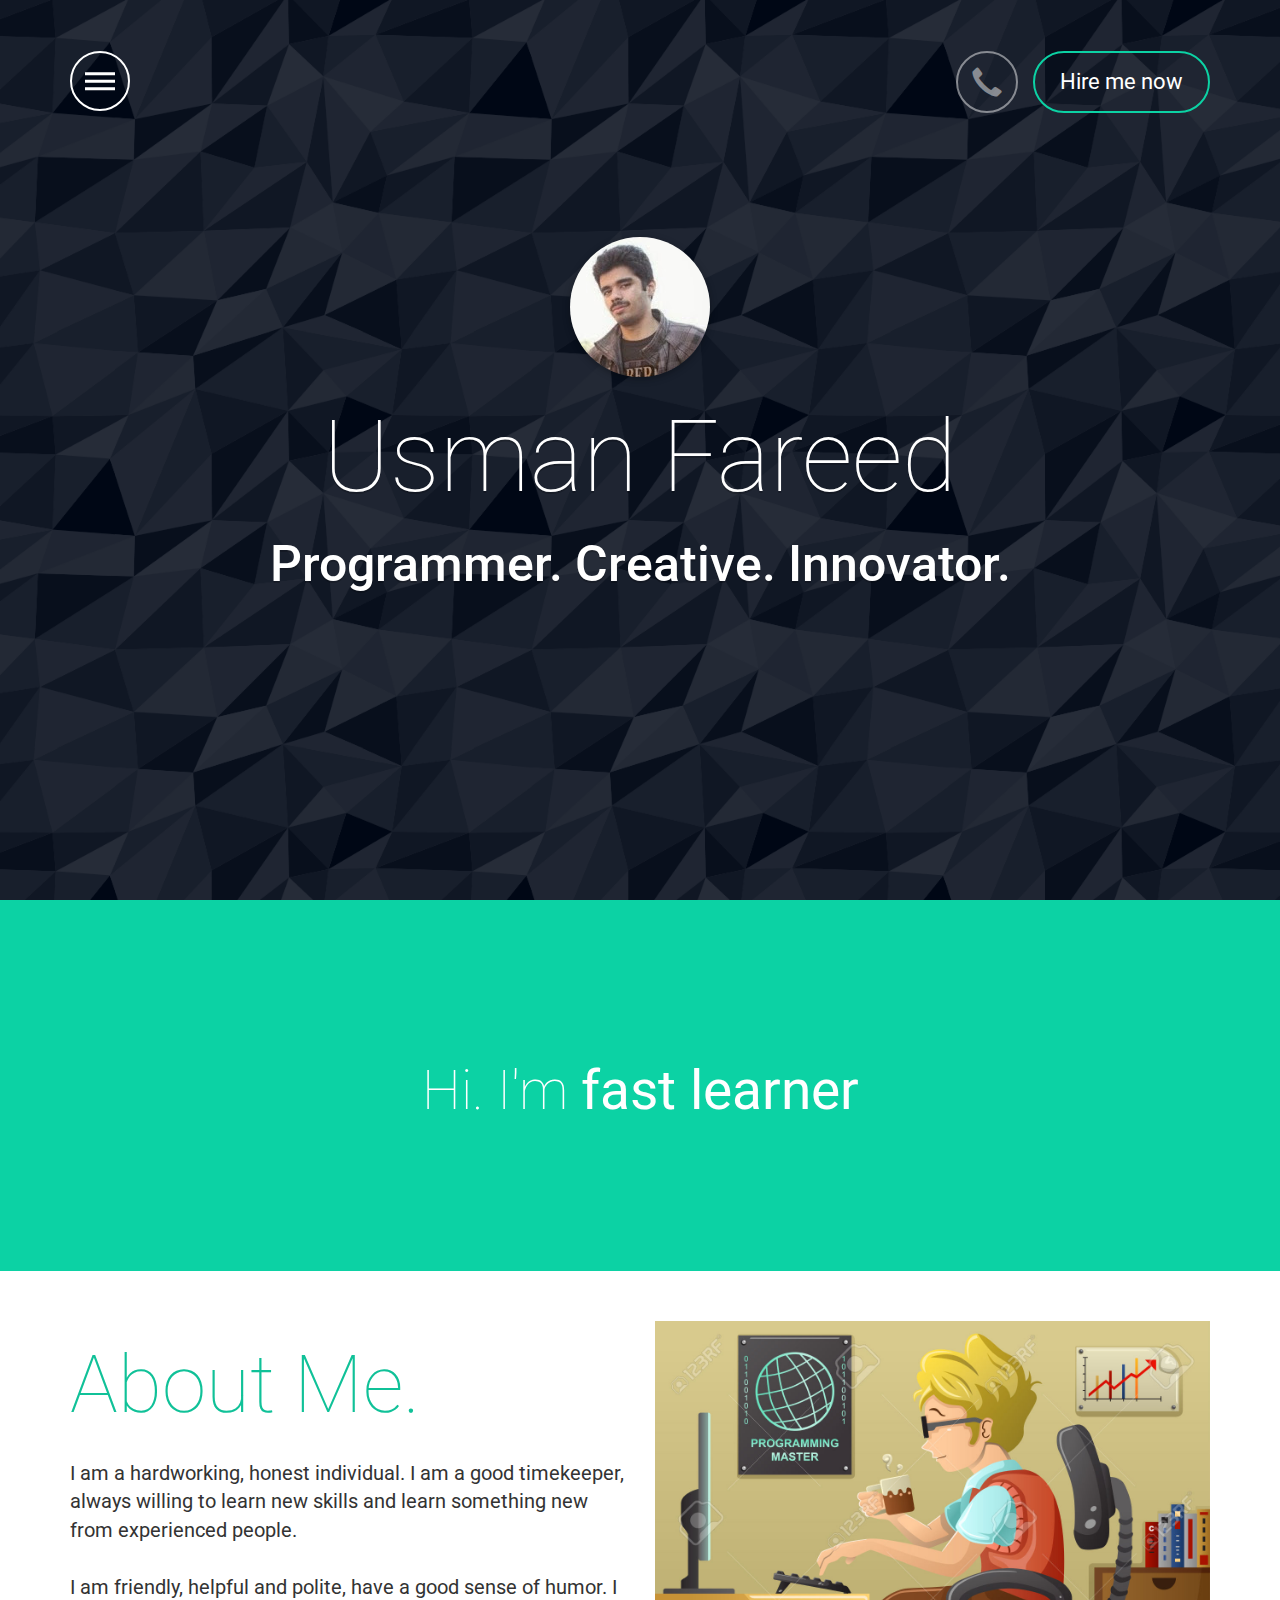
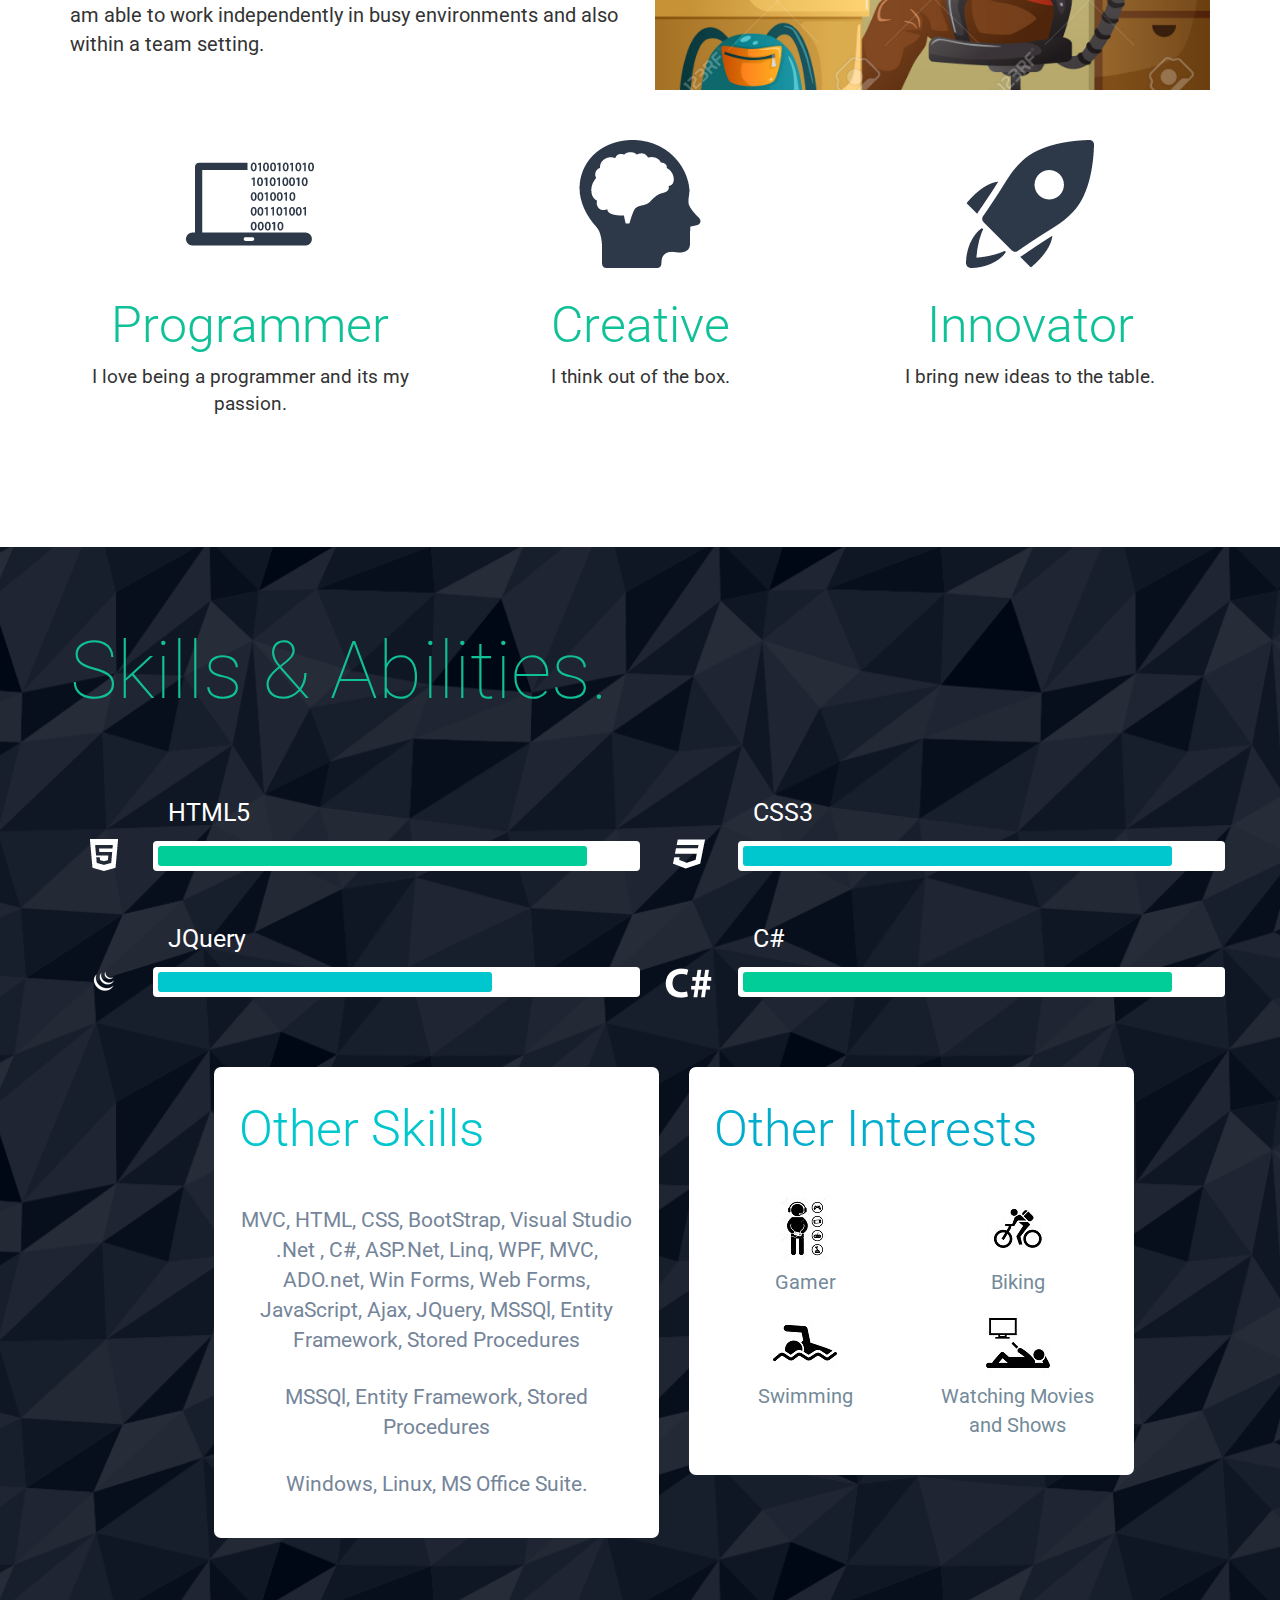
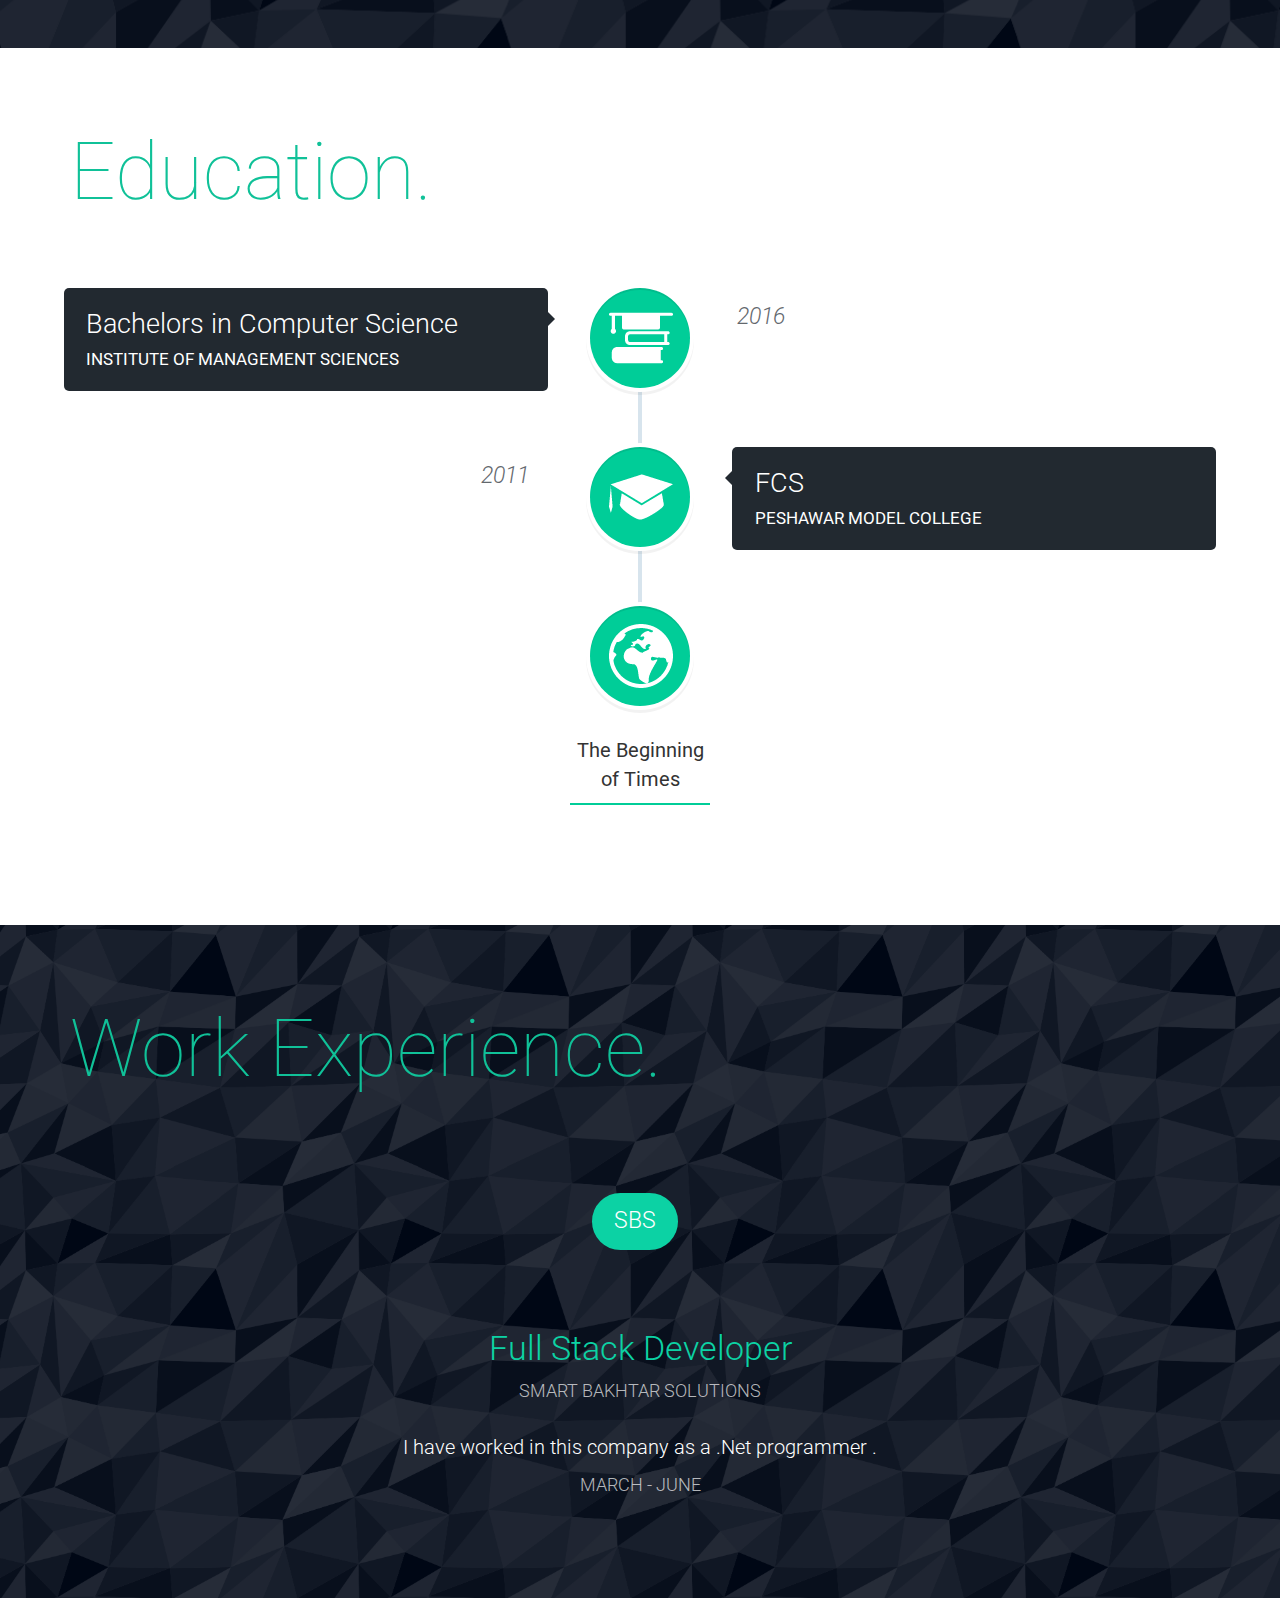
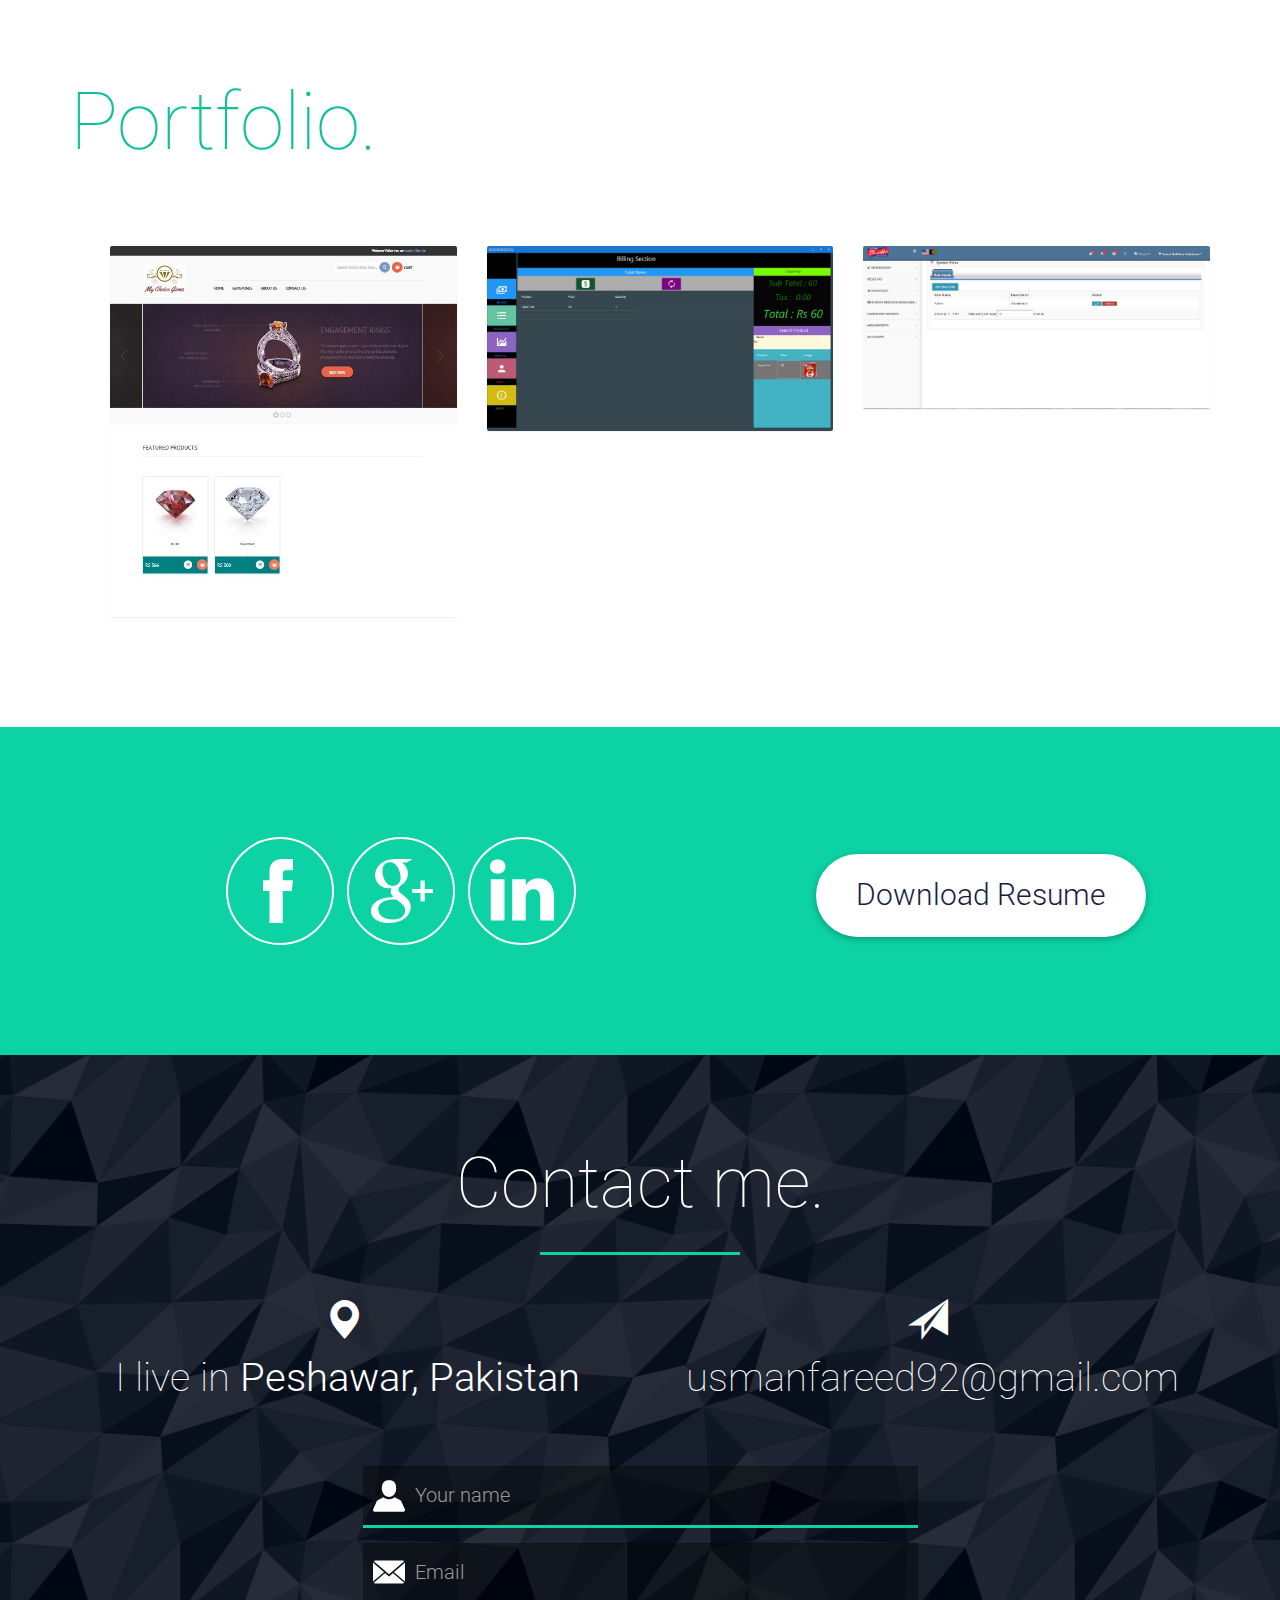
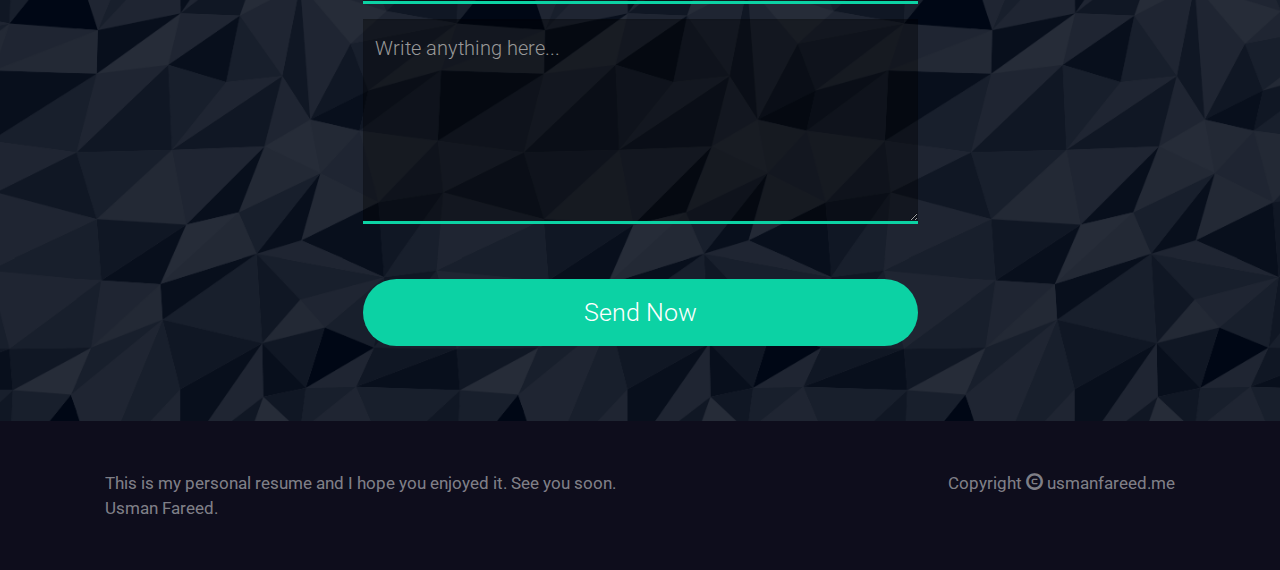
<file: index.html>
<!DOCTYPE html>
<html lang="en">

<!-- Mirrored from izee.ro/market/mywall/one-plus/ by HTTrack Website Copier/3.x [XR&CO'2014], Tue, 19 Apr 2016 10:18:01 GMT -->
<head>
	<meta charset="UTF-8" />
	<meta http-equiv="X-UA-Compatible" content="IE=edge" />
	<meta name="viewport" content="width=device-width,initial-scale=1" />
	<meta name="robots" content="index, follow"/>
	<title>Usman Fareed - Resume CV with MyWALL</title>
	<link rel="shortcut icon" href="favicon.ico">

	<!-- Google Font Roboto -->
	<link href="http://fonts.googleapis.com/css?family=Roboto:500,400italic,100,300,700,100italic,300italic,400" rel="stylesheet" type="text/css">
	<!-- Bootstrap 3.3.5 -->
	<link rel="stylesheet" type="text/css" href="css/bootstrap.min.css" />
	<!-- Design Style MyWALL -->
	<link rel="stylesheet" type="text/css" href="css/mywall.min.css" />
	<!-- Black Style MyWALL -->
	<link rel="stylesheet" type="text/css" href="css/black.css" />
	
	<!-- HTML5 shim and Respond.js for IE8 support of HTML5 elements and media queries -->
	<!--[if lt IE 9]>
		<script src="https://oss.maxcdn.com/html5shiv/3.7.2/html5shiv.min.js"></script>
		<script src="https://oss.maxcdn.com/respond/1.4.2/respond.min.js"></script>
	<![endif]-->
</head>
<body>

	<!-- Modal Window Contact me -->
	<div class="modal fade" id="callmeModal" tabindex="-1" aria-hidden="true" role="dialog" aria-labelledby="ModalCall" style="display: none;">
		<div class="modal-dialog modal-sm">
			<div class="modal-content">
				<div class="modal-header">
				<button type="button" class="close" data-dismiss="modal" aria-label="Close"><span aria-hidden="true">×</span></button>
				<h2 class="modal-title getmetelf" id="ModalCall">Get in touch with me.</h2>
				</div>
				<div class="modal-body">
					<!-- Your phone number -->
					<div class="myphone"><p class="greynum">+92</p> 3159070357</div>
					<!-- Contact hours -->
					<div class="contacthours">
						<p class="hourcall">Contact hours</p>
						<div class="rightcall">
							<p class="dayscall">Mon - Sun</p>
							<p class="horario">9:00 - 22:00</p>
							
						</div>
					</div>
					<!-- // Contact hours -->
				</div>
			</div>
		</div>
	</div>
	<!-- // Modal Window Contact me -->

	<!-- Header -->
	<header>
		<!-- Menu Navigation -->
		<div id="top" class="container">
			<!-- Menu left -->
			<nav id="ha-header" class="left-nav ha-header">
				<ul class="nav">
			      <li class="dropdown">
			      	<!-- Dropdown menu -->
			        <a class="dropdown-toggle circle-main" data-toggle="dropdown" href="#" role="button" aria-haspopup="true" aria-expanded="false">        
						<svg class="hello" height="36" viewBox="0 0 24 24" width="36" xmlns="http://www.w3.org/2000/svg">
						    <path d="M2 15.5v2h20v-2H2zm0-5v2h20v-2H2zm0-5v2h20v-2H2z"/>
						    <path d="M0 0h24v24H0z" fill="none"/>
						</svg>
			        </a>
			        <!-- Navigation Sections -->
			        <ul class="dropdown-menu">
						<li><a data-scroll data-options='{ "easing": "easeOutQuint" }' href="#top" class="menu-item wall">Hello</a></li>
						<li><a data-scroll data-options='{ "easing": "easeOutQuint" }' href="#about" class="menu-item wall">About Me</a></li>
						<li><a data-scroll data-options='{ "easing": "easeOutQuint" }' href="#skills" class="menu-item wall">Skills and Abilities</a></li>
						<li><a data-scroll data-options='{ "easing": "easeOutQuint" }' href="#education" class="menu-item wall">Education</a></li>
						<li><a data-scroll data-options='{ "easing": "easeOutQuint" }' href="#work" class="menu-item wall">Work Experience</a></li>
						<li><a data-scroll data-options='{ "easing": "easeOutQuint" }' href="#portfolio" class="menu-item wall">Portfolio</a></li>
						<li><a data-scroll data-options='{ "easing": "easeOutQuint" }' href="#download" class="menu-item wall">Social Networks</a></li>
						<li><a data-scroll data-options='{ "easing": "easeOutQuint" }' href="#contacto" class="menu-item wall">Contact Me</a></li>
			        </ul>
			      </li>
			    </ul>
			</nav>
			<!-- // Menu left -->

			<!-- Menu right - Hidden in small devices -->
			<div class="nav-extra hidden-xs">
				<!-- Button Contact Modal -->
				<a class="callme" href="#" data-toggle="modal" data-target="#callmeModal">
					<span class="glyphicon glyphicon glyphicon-earphone call" aria-hidden="true"></span>
				</a>
				<!-- Button 'Hire me' -->
				<a class="hireme button-mywall" data-scroll data-options='{ "easing": "easeOutQuint" }' href="#contacto">Hire me now</a>
			</div>
			<!-- // Menu right -->
		</div>
		<!-- // Menu Navigation -->

		<!-- Personal Details -->
		<div class="container">
			<img class="img-circle imgsus" alt="Andrey Marin" src="img/usman.jpg"/>
			<h1 class="name-boss">Usman Fareed</h1>
			<h2 class="main-details">Programmer. Creative. Innovator.</h2>
		</div>
		<!-- // Personal Details -->
	</header>
	<!-- // Header -->
	
	<!-- About Me Intro - Text Type - Hi. I'm ... -->
	<section id="about" class="cd-intro">
		<h1 class="cd-headline letters type">
			<!-- Static Text -->
			<span>Hi. I'm </span>
			<!-- Automatic Text Type -->
			<span class="cd-words-wrapper waiting">
				<b class="is-visible">fast learner</b>
				<b>incredible and amazing at programming</b>
				<b>better than the Flash :D</b>
			</span>
		</h1>
	</section>
	<!-- // About Me Intro -->

	<!-- About Me Context -->
	<section class="full-section my-about">
		<!-- Top About me -->
		<article class="container">
			<div class="row">
				<!-- Text about me -->
				<div class="col-md-6">
					<h2 class="title-main">About Me.</h2>
					<p class="text-main">I am a hardworking, honest individual. I am a good timekeeper, always willing to learn new skills and learn something new from experienced people. 
					<br><br>I am friendly, helpful and polite, have a good sense of humor. I am able to work independently in busy environments and also within a team setting.</p>
				</div>
				<!-- Image right about me -->
				<div class="col-md-6">
					<img class="img-responsive" src="img/programmer.jpg" alt="working">
				</div>
			</div>
		</article>
		<!-- // Top About me -->

		<!-- More about me and 3 columns -->
		<div class="container">
			<div class="row">
				<!-- Column 1 -->
				<div class="col-md-4">
					<img class="img-rd" alt="programmer" src="img/programmer.png"/>
					<h3 class="title-rd">Programmer</h3>
					<p class="text-rd">I love being a programmer and its my passion.</p>
				</div>
				<!-- Column 2 -->
				<div class="col-md-4">
					<img class="img-rd" alt="creative" src="img/brain.png"/>
					<h3 class="title-rd">Creative</h3>
					<p class="text-rd">I think out of the box.</p>
				</div>
				<!-- Column 3 -->
				<div class="col-md-4">
					<img class="img-rd" alt="innovator" src="img/rocket.png"/>
					<h3 class="title-rd">Innovator</h3>
					<p class="text-rd">I bring new ideas to the table.</p>
				</div>
			</div>
		</div>
	</section>
	<!-- // About Me Gallery -->
	
	<!-- Skills and abilities -->
	<section id="skills" class="full-section-two bg-skills">
		<div class="container">
			<!-- Text Skills and Abilities -->
			<h2 class="title-main mywhite">Skills &#38; Abilities.</h2>
			
			<div class="row">
				<!-- Skills percent 1 -->
				<div class="col-md-6 separ">
					<div class="row">
						<div class="hidden-xs col-sm-2 icon-skill"><img class="img-skill" alt="html 5" src="img/html5.png"/></div>
						<div class="col-sm-10">
							<div class="row">
								<div class="col-sm-12 title-skill">HTML5</div>
								<div class="col-sm-12 bar-skill">
									<div class="this-skill my-green my-ninety"></div>
								</div>
							</div>
						</div>
					</div>
				</div>
				<!-- Skills percent 2 -->
				<div class="col-md-6 separ">
					<div class="row">
						<div class="hidden-xs col-sm-2 icon-skill"><img class="img-skill" alt="css 3" src="img/css3.png"/></div>
						<div class="col-sm-10">
							<div class="row">
								<div class="col-sm-12 title-skill">CSS3</div>
								<div class="col-sm-12 bar-skill">
									<div class="this-skill my-blue my-ninety"></div>
								</div>
							</div>
						</div>
					</div>
				</div>
				<!-- Skills percent 3 -->
				<div class="col-md-6 separ">
					<div class="row">
						<div class="hidden-xs col-sm-2 icon-skill"><img class="img-skill" alt="responsive" src="img/jquery.png"/></div>
						<div class="col-sm-10">
							<div class="row">
								<div class="col-sm-12 title-skill">JQuery</div>
								<div class="col-sm-12 bar-skill">
									<div class="this-skill my-blue my-seventy"></div>
								</div>
							</div>
						</div>
					</div>
				</div>
				
				<div class="col-md-6 separ">
					<div class="row">
						<div class="col-sm-2 hidden-xs icon-skill"><img class="img-skill" alt="PHP" src="img/csharp.png" style="margin: -30%"/></div>
						<div class="col-sm-10">
							<div class="row">
								<div class="col-sm-12 title-skill">C#</div>
								<div class="col-sm-12 bar-skill">
									<div class="this-skill my-green my-ninety"></div>
								</div>
							</div>
						</div>
					</div>
				</div>
			
			</div>
		</div>

		<!-- Abilities -->
		<div class="container cont-mg">
			<div class="container" style="margin-left: 10%">

				

				<!-- Col 2 - Awesome Services -->
				<div class="col-md-5">
					<div class="cont-ab">
						<h4 class="title-four color-b">Other Skills</h4>
						<!-- Awesome Abilities -->
						<div class="row">
							<div class="col-md-12 text-awsm">MVC, HTML, CSS, BootStrap, Visual Studio .Net , C#, ASP.Net, Linq, WPF, MVC, ADO.net, Win Forms, Web Forms, JavaScript, Ajax, JQuery, MSSQl, Entity Framework, Stored Procedures</div>
							<div class="col-md-12 text-awsm">MSSQl, Entity Framework, Stored Procedures</div>
							<div class="col-md-12 text-awsm">Windows, Linux, MS Office Suite.</div>
							
						</div>
						<!-- // Awesome Abilities -->
					</div>
				</div>

				<!-- Col 3 - Other Interests -->
				<div class="col-md-5">
					<div class="cont-ab">
						<h4 class="title-four color-c">Other Interests</h4>
						<div class="row">
							<!-- Interest 1 -->
							<div class="col-sm-6">
								<div class="row">
									<div class="col-md-12 intrst">
										<img alt="Running" src="img/gamer.jpg">
									</div>
								</div>
								<p class="text-interest">Gamer</p>
							</div>
							<!-- Interest 2 -->
							<div class="col-sm-6">
								<div class="row">
									<div class="col-md-12 intrst">
										<img alt="Taekwondo" src="img/biking.png">
									</div>
								</div>
								<p class="text-interest">Biking</p>
							</div>
							<!-- Interest 3 -->
							<div class="col-sm-6">
								<div class="row">
									<div class="col-md-12 intrst">
										<img alt="Swimming" src="img/Swimming-icon.png">
									</div>
								</div>
								<p class="text-interest">Swimming</p>
							</div>
							<!-- Interest 4 -->
							<div class="col-sm-6">
								<div class="row">
									<div class="col-md-12 intrst">
										<img alt="Tenis" src="img/watching.jpg">
									</div>
								</div>
								<p class="text-interest">Watching Movies and Shows</p>
							</div>
						</div>
					</div>
				</div>
			</div>
		</div>
		<!-- // Abilities -->
	</section>
	<!-- // Skills and abilities -->

	<!-- Education -->
	<section id="education" class="full-section">
		<!-- Text Education -->
		<div class="container">
			<h2 class="title-main">Education.</h2>
		</div>

		<!-- Timeline Responsive -->
		<article id="cd-timeline" class="cd-container">
			<!-- 1 Item -->
			<div class="cd-timeline-block">
				<!-- Circle image 64x64 -->
				<div class="cd-timeline-img my-green">
					<img src="img/ed3.png" alt="Science">
				</div> 
				<!-- Info 2 Education -->
				<div class="cd-timeline-content">
					<h2>Bachelors in Computer Science</h2>
					<h3>Institute Of Management Sciences</h3>
					<span class="cd-date">2016</span>
				</div> 
			</div> 
			<!-- 3 Item -->
			<div class="cd-timeline-block">
				<!-- Circle image 64x64 -->
				<div class="cd-timeline-img my-green">
					<img src="img/ed1.png" alt="Bachelor">
				</div>
				<!-- Info 3 Education -->
				<div class="cd-timeline-content">
					<h2>FCS</h2>
					<h3>PESHAWAR MODEL COLLEGE</h3>
					<span class="cd-date">2011</span>
				</div> 
			</div> 
			<!-- The Beginning of Times image -->
			<div class="cd-timeline-block">
				<!-- Circle image 64x64 -->
				<div class="cd-timeline-img my-green">
					<img src="img/ed4.png" alt="Times">
				</div> 
			</div>
		</article>
		<!-- The Beginning of Times item -->
		<p class="txt-times">The Beginning of Times</p>
	</section>
	<!-- // Education -->

	<!-- Work Experience -->
	<section id="work" class="full-section-two bg-work">
		<!-- Text Work Experience -->
		<div class="container">
			<h2 class="title-main mywhite">Work Experience.</h2>
		</div>
		<!-- Work -->
		<div class="container cont-mg">
			  <!-- Nav tabs -->
			  <ul class="nav nav-tabs" role="tablist">
			    <li role="presentation" class="active"><a href="#1" role="tab" data-toggle="tab">SBS</a></li>
			    <!--<li role="presentation"><a href="#2" role="tab" data-toggle="tab">Envato</a></li>-->
			    
			  </ul>

			  <!-- Tab panes -->
			  <div class="tab-content">
			  	<!-- Tab 1 -->
			    <div role="tabpanel" class="tab-pane fade active in" id="1">
			    	<h3 class="title-wk">Full Stack Developer</h3>
					<p class="wk-company">Smart Bakhtar Solutions</p>
					<p class="text-wk">I have worked in this company as a .Net programmer .</p>
					<p class="wk-date">March - June</p>
			    </div>
			    <!-- Tab 2 -->
			    <!--<div role="tabpanel" class="tab-pane fade" id="2">
			    	<h3 class="title-wk">Wordpress Developer</h3>
			    	<p class="wk-company">Envato</p>
					<p class="text-wk">Duis aute irure dolor in reprehenderit in voluptate velit. <br> Lorem ipsum dolor sit amet, consectetur adipisicing elit, sed do eiusmod tempor.</p>
					<p class="wk-date">2014 - 2015</p>
			    </div>-->
			
			  </div>
			  <!-- // Tab panes -->
		</div>
		<!-- // Work -->
	</section>
	<!-- // Work Experience -->

	<!-- Portfolio -->
	<section id="portfolio" class="full-section">
		<!-- Text Portfolio -->
		<div class="container">
			<h2 class="title-main">Portfolio.</h2>
		</div>

		<!-- Gallery -->
		<div class="container">
			<ul class="row wall-portfolio">
				<li class="col-md-4 doblock"><a href="img/portfolio/Gemstone Shop.jpg" data-imagelightbox="b"><img class="wall-gallery" src="img/portfolio/Gemstone Shop.jpg" alt="Gemstone Site" /></a></li>
				<li class="col-md-4 doblock"><a href="img/portfolio/shop.JPG" data-imagelightbox="b"><img class="wall-gallery" src="img/portfolio/shop.JPG" alt="my item 2" /></a></li>
				<li class="col-md-4 doblock"><a href="img/portfolio/yaraan.JPG" data-imagelightbox="b"><img class="wall-gallery" src="img/portfolio/yaraan.JPG" alt="my item 3" /></a></li>
				
			</ul>
		</div>
		<!-- // Gallery -->
	</section>
	<!-- // Portfolio -->

	<!-- Social and Download -->
	<section id="download" class="full-download">
		<div class="container">
			<div class="row">
				<!-- Social Networks -->
				<div class="col-sm-12 btn-class col-md-7">
				
					<a href="https://www.facebook.com/uxman.fareed" target="_blank" class="social-ink">
						<img class="socl" src="img/facebook-icon.png" alt="facebook"/>
					</a>
					<a href="https://plus.google.com/u/0/118346004933735924948" target="_blank" class="social-ink">
						<img class="socl" src="img/google-icon.png" alt="google"/>
					</a>
					<a href="https://www.linkedin.com/in/usman-fareed-74b39695" target="_blank" class="social-ink">
						<img class="socl" src="img/linkedin-icon.png" alt="linkedin"/>
					</a>
				</div>
				<!-- Download Resume - CV -->
				<div class="col-sm-5 btn-class hidden-sm hidden-xs">
				    <a class="btn-dwnld" id="ResumeDownload" href="/files/CV.docx" download="Usmanfareeds-cv">Download Resume</a>
                    				</div>
			</div>
		</div>
	</section>
	<!-- // Social and Download -->

	<!-- Contact me -->
	<section id="contacto" class="full-section-three bg-contact">
		<div class="container">
			<!-- Title Contact me -->
			<h1 class="title-ct">Contact me.</h1>
			<p class="separator-ct"></p>
			<!-- Localization -->
			<div class="row">
				<div class="col-md-6 col-xs-12 txt-center">
					<p class="icon-ct glyphicon glyphicon-map-marker"></p>
					<p class="text-ct">I live in <b>Peshawar, Pakistan</b></p>
				</div>
				<!--Mail -->
				<div class="col-md-6 col-xs-12 txt-center">
					<p class="icon-ct glyphicon glyphicon-send"></p>
					<p class="text-ct">usmanfareed92@gmail.com</p>
				</div>
			</div>
		</div>
		<!-- Contact Form -->
		<article class="container cntme">
			<form method="post" action="https://formspree.io/usmanfareed92@gmail.com" id="ContactForm" name="ContactForm" class="validate-form">
				<!-- Form inputs -->
				<div class="row">
					<div class="form-group col-md-6 col-md-offset-3">
					  <input type="text" class="form-control ct-name" name="name" id="name" placeholder="Your name" required>
					</div>
					<div class="form-group col-md-6 col-md-offset-3">
					  <input type="email" class="form-control ct-mail" name="email" id="email" placeholder="Email" required>
					</div>
					<div class="form-group col-md-6 col-md-offset-3">
					  <textarea class="form-control ct-message" rows="6" name="message" id="message" placeholder="Write anything here..." required></textarea>
					</div>
				</div>
				<!-- Button Send -->
				<div class="row">
					<div class="form-group col-md-6 col-md-offset-3">
						<div id="successmsg"></div>
						<button type="submit" name="button" id="button" class="btn btnc2 with-br btn-ctc"><span>Send Now</span></button>
					</div>
				</div>
			</form>
		</article>
		<!-- // Contact Form -->
	</section>
	<!-- // Contact me -->

	<!-- Footer -->
	<footer class="full-footer">
		<div class="container padding-footer">
			<div class="row">
				<!-- Text Left -->
				<div class="col-sm-8 foo-left">This is my personal resume and I hope you enjoyed it. See you soon. <br> Usman Fareed.</div>
				<!-- Text Right -->
				<div class="col-sm-4 foo-right">Copyright <span class="glyphicon glyphicon-copyright-mark" aria-hidden="true"></span> usmanfareed.me</div>
			</div>
		</div>
	</footer>
	<!-- // Footer -->

	<!-- jQuery (necessary for Bootstrap's JavaScript plugins) -->
	<script src="https://ajax.googleapis.com/ajax/libs/jquery/1.11.3/jquery.min.js"></script>
	<!-- Include all compiled plugins (below), or include individual files as needed -->
	<script src="js/bootstrap.min.js"></script>
	<!-- Smooth-scroll -->
	<script src="js/smooth-scroll.min.js"></script>
	<!-- "Hi. I'am..." Text type - Resource jQuery -->
	<script src="js/main.min.js"></script>
	<!-- Owl Carousel -->
	<script src="js/owl.carousel.min.js"></script>
	<!-- Menu Scrolling -->
	<script src="js/waypoints.min.js"></script>
	<!-- Portfolio gallery -->
	<script src="js/imagelightbox.min.js"></script>
	<!-- Send Email -->
<script src="js/sendemail.js"></script>
</body>

<!-- Mirrored from izee.ro/market/mywall/one-plus/ by HTTrack Website Copier/3.x [XR&CO'2014], Tue, 19 Apr 2016 10:21:29 GMT -->
</html>
</file>
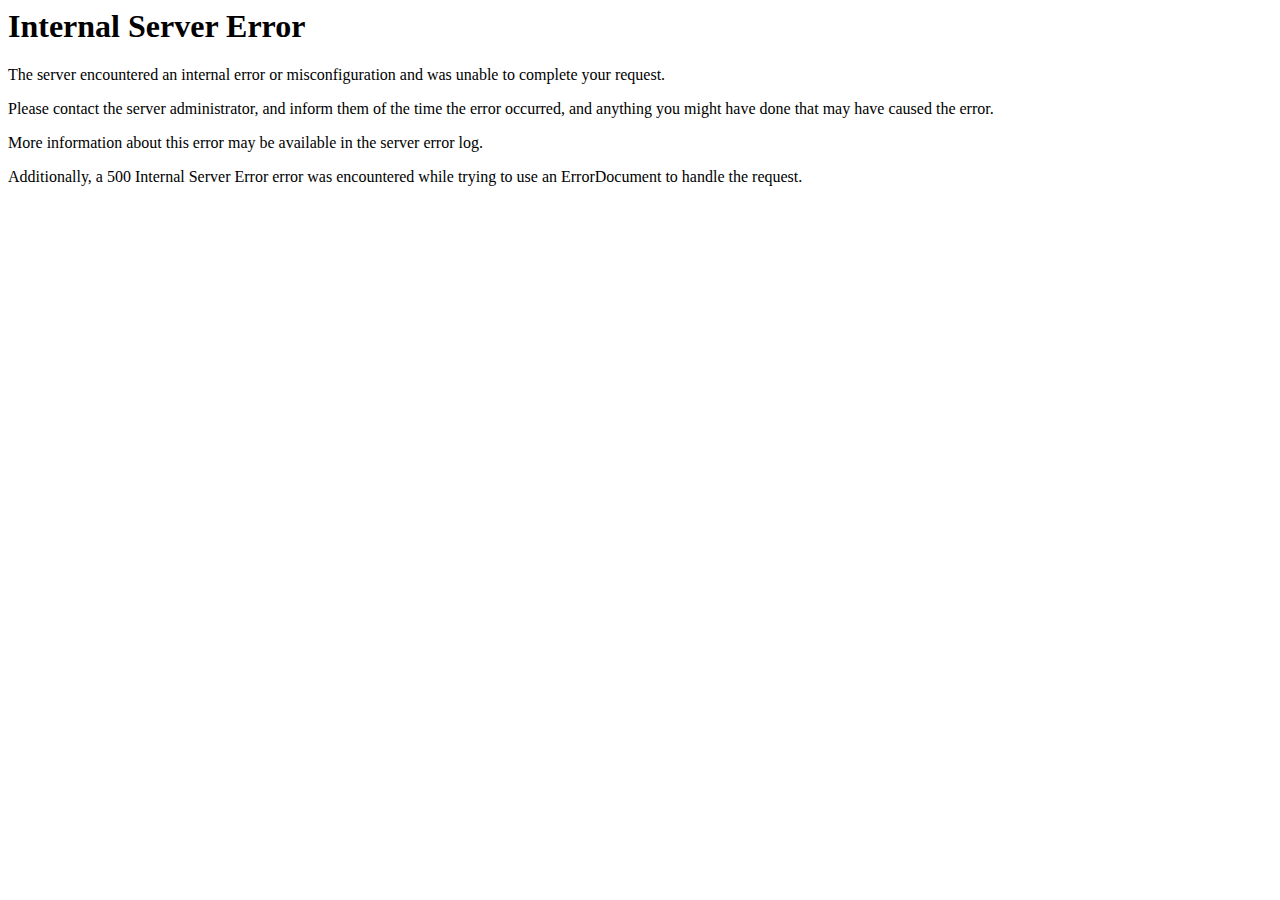
<file: css/owl.video.playaee7.html>
<!DOCTYPE HTML PUBLIC "-//IETF//DTD HTML 2.0//EN">
<html><head>
<title>500 Internal Server Error</title>
</head><body>
<h1>Internal Server Error</h1>
<p>The server encountered an internal error or
misconfiguration and was unable to complete
your request.</p>
<p>Please contact the server administrator,
   and inform them of the time the error occurred,
and anything you might have done that may have
caused the error.</p>
<p>More information about this error may be available
in the server error log.</p>
<p>Additionally, a 500 Internal Server Error
error was encountered while trying to use an ErrorDocument to handle the request.</p>
</body></html>
</file>
<file: css/black.css>
header {
    background: url(../img/bg_head_3.png) no-repeat center center;
    background-size: cover;
}
.button-mywall {
    background: rgba(236, 8, 86, 0);
    border: 2px solid #0CD2A4;
}
.button-mywall:active, .button-mywall:hover {
    color: #FFF;
    background: #0CD2A4;
    border-color: #0CD2A4;
}
.callme:active:hover, .callme:focus:hover, .callme:hover {
    color: #FFF;
    background: #0CD2A4;
    border-color: #0CD2A4;
}
.modal-header {
    background-color: #0CD2A4;
    border-top-left-radius: 3px;
    border-top-right-radius: 3px;
    border-bottom: 1px solid #04A57F!important;
}
.dropdown-toggle.circle-main:hover {
    text-decoration: none;
    background: #0CD2A4;
    border-color: #0CD2A4;
}
.nav .open>a, .nav .open>a:focus, .nav .open>a:hover {
    background: #0CD2A4;
    border-color: #0CD2A4;
}
.dropdown-menu>li>a:before, .dropdown-menu>li>a:focus, .dropdown-menu>li>a:hover {
    background-color: #0CD2A4;
}
.cd-intro {
    background-color: #0CD2A4;
}
.ha-header.ha-header-subshow a.dropdown-toggle.circle-main {
    background-color: #222834;
    border-color: #3E4656;
}
.ha-header.ha-header-subshow a.dropdown-toggle.circle-main:focus, .ha-header.ha-header-subshow a.dropdown-toggle.circle-main:hover {
    background-color: #0CD2A4;
    border-color: #13A784;
}
.title-main, .title-three, .title-rd {
    color: #10C198;
}
.my-extrame {
    background-color: #0F1623;
}
.text-five {
    text-transform: uppercase;
    font-size: 20px;
    color: #0CD2A4;
    border-bottom: 2px solid rgb(34, 40, 52);
    padding-bottom: 10px;
    display: inline-block;
}
.text-subfive {
    color: rgba(255, 255, 255, 0.5);
}
.owl-theme .owl-dots .owl-dot.active span, .owl-theme .owl-dots .owl-dot:hover span {
    background: #107F8E;
}
.bg-skills {
    background: url(../img/bg_head_3.png) no-repeat center center;
    background-size: cover;
}
.my-blue {
    background-color: #00C7CD;
}
.color-a {
    color: #00CD98;
}
.color-b {
    color: #00C7CD;
}
.color-c {
    color: #00ADCD;
}
.expert {
    color: #00CD98;
}
.advanced {
    color: #00ADCD;
}
.txt-times {
    border-bottom: 2px solid #00CD98;
}
.bg-work {
    background: url(../img/bg_head_3.png) no-repeat center center;
    background-size: cover;
}
.nav-tabs>li.active>a, .nav-tabs>li.active>a:focus, .nav-tabs>li.active>a:hover {
    color: #FFF;
    cursor: default;
    background-color: #0CD2A4;
    border: 2px solid #0CD2A4;
    -webkit-transition: all .5s;
    transition: all .5s;
}
.nav-tabs>li>a:hover {
    border-color: #0CD2A4;
    color: #0CD2A4;
    -webkit-transition: all .5s;
    transition: all .5s;
}
.title-wk {
    color: #0CD2A4;
}
.full-download {
    background-color: #0CD2A4;
}
.bg-contact {
    background: url(../img/bg_head_3.png) no-repeat center center;
    background-size: cover;
}
.separator-ct {
    border-bottom: 3px solid #0CD2A4;
}
.form-control {
    border-bottom: 3px solid #0CD2A4;
}
.btn-ctc {
    color: #FFF;
    background-color: #0CD2A4;
}
.btn-ctc:hover {
    color: #0CD2A4;
    background-color: #FFF;
}
#successmsg {
    background-color: #0CD2A4;
}
</file>
